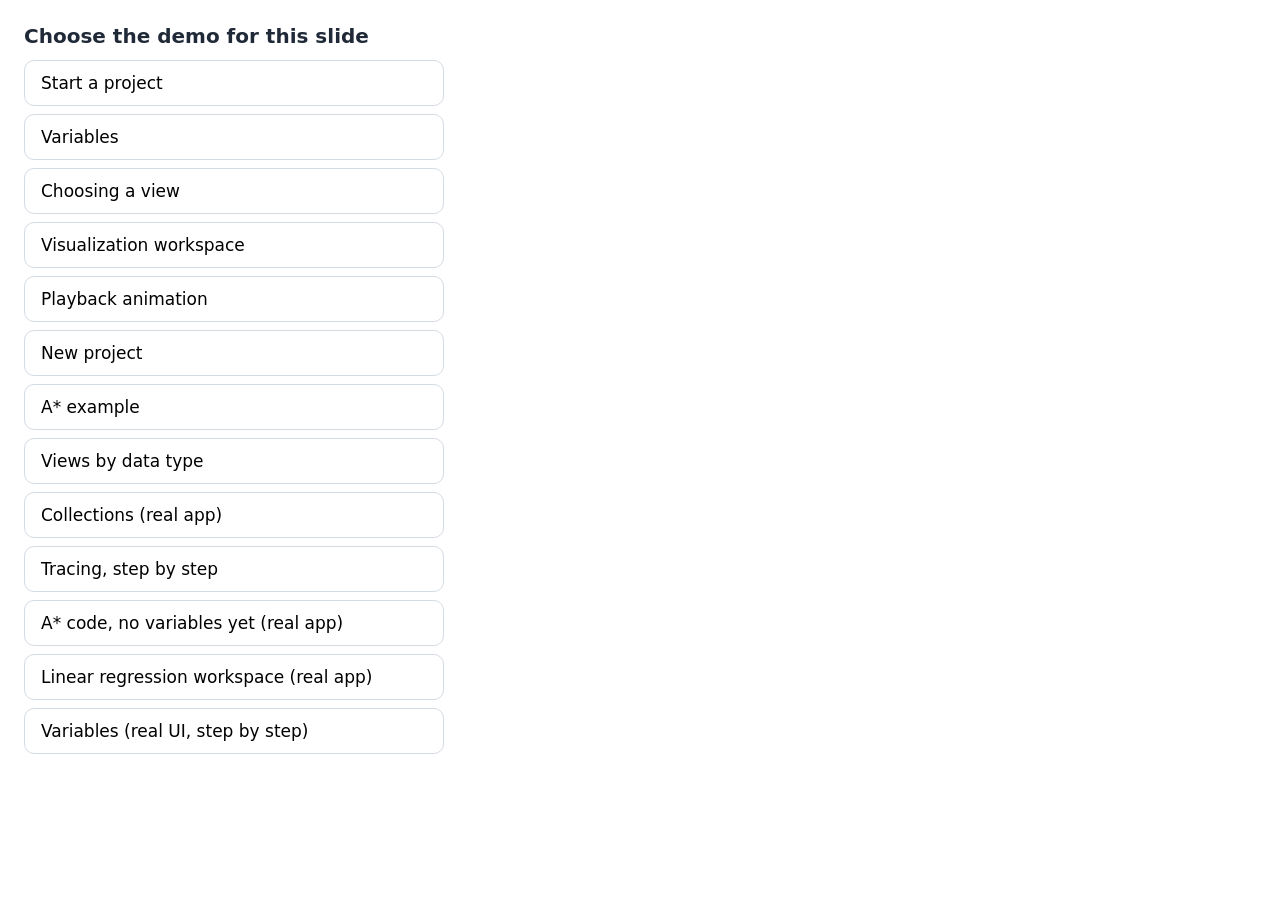
<file: addin.html>
<!doctype html>
<html><head><meta charset="utf-8"><meta name="viewport" content="width=device-width,initial-scale=1">
<title>CodeFlow Demo</title>
<script src="https://appsforoffice.microsoft.com/lib/1/hosted/office.js"></script>
<style>
 html,body{margin:0;height:100%;font-family:Calibri,"Segoe UI",system-ui,sans-serif;background:#fff;color:#1F2937}
 #pick{padding:24px} #pick h1{font-size:20px;margin:0 0 12px}
 #pick button{display:block;width:100%;max-width:420px;margin:8px 0;padding:12px 16px;font:inherit;font-size:17px;text-align:left;border:1px solid #D5DBE3;border-radius:10px;background:#fff;cursor:pointer}
 #pick button:hover{border-color:#1D4ED8;background:#EAF1FD}
 #wrap{position:fixed;inset:0;overflow:hidden}
 iframe{border:0;display:block;transform-origin:0 0;position:absolute;left:0;top:0}
 .mask{position:absolute;background:rgba(255,255,255,.72)}
 #chg{position:fixed;right:6px;bottom:6px;font:12px sans-serif;opacity:.25;border:1px solid #ccc;background:#fff;border-radius:6px;padding:2px 6px;cursor:pointer}
 #chg:hover{opacity:1}
</style></head>
<body>
<div id="pick" hidden><h1>Choose the demo for this slide</h1><div id="list"></div></div>
<div id="wrap" hidden><iframe id="f" allow="clipboard-write"></iframe><div id="masks"></div></div>
<button id="chg" hidden title="Change demo">change</button>
<script>
const DEMOS = {"start": ["Start a project", "https://yuchiii111.github.io/codeflow-slides-demos/demos/start.html", 1280], "variables": ["Variables", "https://yuchiii111.github.io/codeflow-slides-demos/demos/variables.html", 1280], "views": ["Choosing a view", "https://yuchiii111.github.io/codeflow-slides-demos/demos/views.html", 1280], "workspace": ["Visualization workspace", "https://yuchiii111.github.io/codeflow-slides-demos/demos/workspace.html", 1280], "playback": ["Playback animation", "https://yuchiii111.github.io/codeflow-slides-demos/demos/playback.html", 560], "new": ["New project", "https://codeflow.edfab.org/workspace", 2200], "astar": ["A* example", "https://codeflow.edfab.org/workspace?viz=[base64]%3D%3D", 1840], "types": ["Views by data type", "https://codeflow.edfab.org/workspace?viz=[base64]", 1840], "collections": ["Collections (real app)", "https://codeflow.edfab.org/collections", 1300], "trace": ["Tracing, step by step", "https://yuchiii111.github.io/codeflow-slides-demos/index.html?embed#trace", 1840], "novars": ["A* code, no variables yet (real app)", "https://codeflow.edfab.org/workspace?viz=[base64]%3D", 1840], "linreg": ["Linear regression workspace (real app)", "https://codeflow.edfab.org/workspace?viz=[base64]%3D%3D", 1840, {"mask": [[0, 0, 852, 4000]]}], "variables_real": ["Variables (real UI, step by step)", "https://yuchiii111.github.io/codeflow-slides-demos/demos/variables_real.html", 1600]};
let settings = null;
function show(key){
  const d = DEMOS[key]; if(!d){ pick(); return; }
  document.getElementById('pick').hidden = true;
  DESIGN_W = d[2] || 1840; MASKS = (d[3] && d[3].mask) || []; CROP = (d[3] && d[3].crop) || null; const f = document.getElementById('f'); document.getElementById('wrap').hidden = false; if (f.src !== d[1]) f.src = d[1]; fit();
  document.getElementById('chg').hidden = false;
}
function pick(){
  document.getElementById('wrap').hidden = true; document.getElementById('chg').hidden = true;
  const list = document.getElementById('list'); list.innerHTML = '';
  Object.entries(DEMOS).forEach(([k,[name]]) => { const b = document.createElement('button'); b.textContent = name; b.onclick = () => choose(k); list.append(b); });
  document.getElementById('pick').hidden = false;
}
function choose(k){
  if (settings) { settings.set('demo', k); settings.saveAsync(() => show(k)); } else { try { localStorage.setItem('cf-demo', k); } catch(e){} show(k); }
}
document.getElementById('chg').onclick = pick;
let DESIGN_W = 1500, MASKS = [], CROP = null;
function fit(){
  const f = document.getElementById('f'), W = window.innerWidth, H = window.innerHeight;
  if (CROP) { const [x0, y0] = CROP, k = W / (DESIGN_W - x0);
    f.style.width = DESIGN_W + 'px'; f.style.height = (H / k + y0) + 'px'; f.style.transform = 'translate(' + (-x0 * k) + 'px,' + (-y0 * k) + 'px) scale(' + k + ')';
    document.getElementById('masks').innerHTML = ''; return; }
  const k = W / DESIGN_W;
  f.style.width = (W / k) + 'px'; f.style.height = (H / k) + 'px'; f.style.transform = 'scale(' + k + ')';
  document.getElementById('masks').innerHTML = MASKS.map(([x, y, w, h]) => `<div class="mask" style="left:${x * k}px;top:${y * k}px;width:${w * k}px;height:${Math.min(h * k, H - y * k)}px"></div>`).join('');
}
window.addEventListener('resize', fit);
function start(){ const qd = new URLSearchParams(location.search).get('demo'); if (qd) { show(qd); return; } const k = settings ? settings.get('demo') : (()=>{ try { return localStorage.getItem('cf-demo'); } catch(e){ return null; } })(); k ? show(k) : pick(); }
if (window.Office) { Office.onReady(() => { try { settings = Office.context.document.settings; } catch(e) { settings = null; } start(); }); setTimeout(() => { if (!document.getElementById('pick').hidden || !document.getElementById('wrap').hidden) return; start(); }, 3000); }
else start();
</script></body></html>
</file>
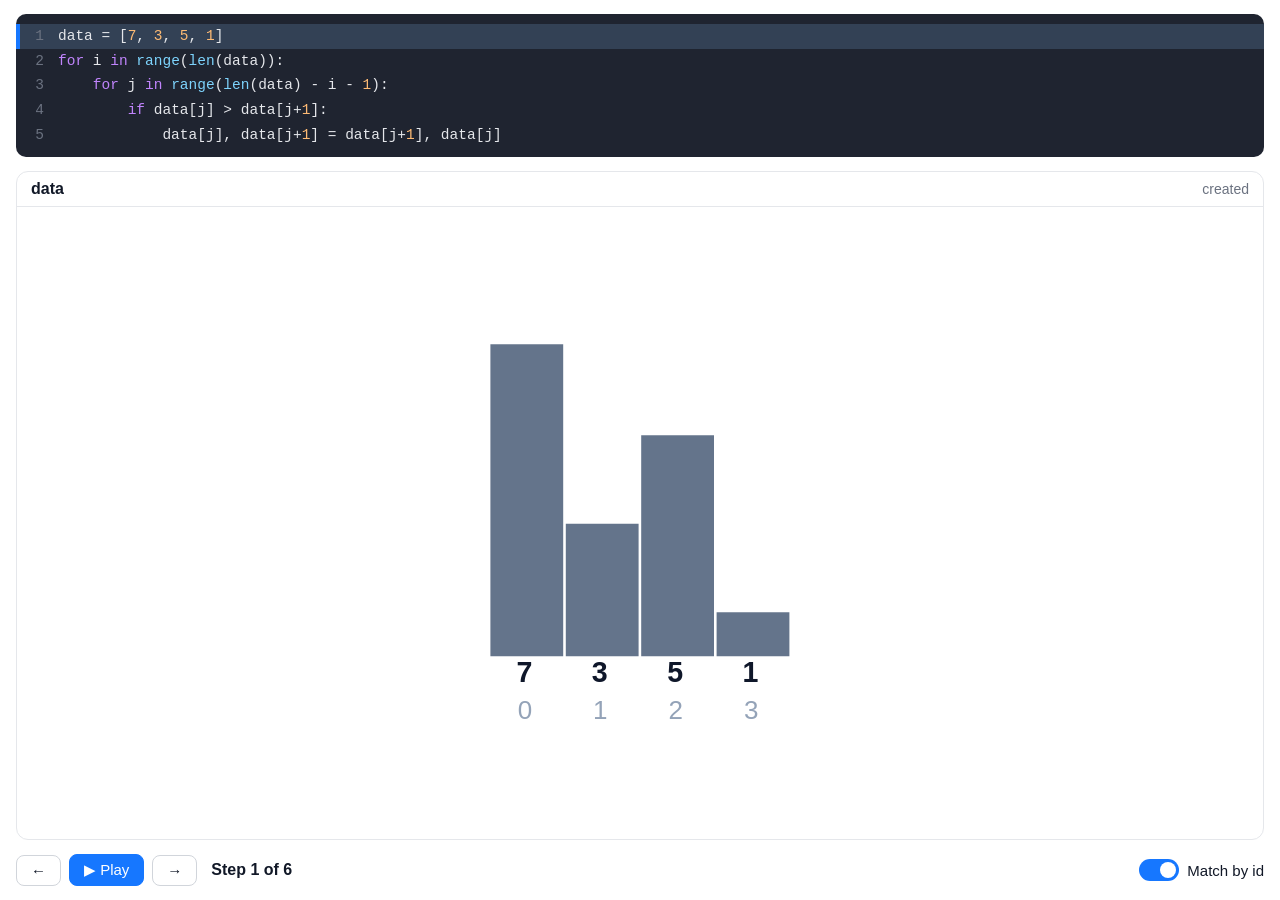
<file: demos/playback.html>
<!doctype html>
<html lang="en"><head><meta charset="utf-8"><meta name="viewport" content="width=device-width,initial-scale=1">
<title>Playback</title>
<link rel="stylesheet" href="cf.css">
<script src="views.js"></script>
<script src="data/playback.js"></script>
<style>
 body{background:#fff;display:flex;flex-direction:column;gap:14px;padding:14px 16px}
 .code{font-size:14.5px;line-height:1.7;flex:none}
 .stage{flex:1;position:relative;border:1px solid var(--line);border-radius:12px;min-height:0;display:flex;flex-direction:column}
 .stage .h{display:flex;justify-content:space-between;align-items:center;padding:8px 14px;border-bottom:1px solid var(--line);font-weight:600;font-size:16px}
 .stage .h span{font-weight:400;color:var(--muted);font-size:14px}
 .arr{position:relative;flex:1;display:flex;align-items:center;justify-content:center;min-height:0;padding:10px}
 .arr svg.flash{animation:flash .35s}
 .cell{position:absolute;top:50%;width:80px;height:80px;margin-top:-52px;border:2.5px solid #64748b;background:#fff;display:grid;place-items:center;font-size:32px;font-weight:500}
 .cell.cmp{border-color:var(--orange);background:#fff7e6;border-width:3.5px}
 .anim .cell{transition:left .55s cubic-bezier(.4,.1,.2,1),background .25s,border-color .25s}
 .flash{animation:flash .35s}
 @keyframes flash{0%{opacity:0}100%{opacity:1}}
 .idx{position:absolute;top:50%;margin-top:40px;width:80px;text-align:center;color:var(--red);font-size:18px}
 .ctl{display:flex;align-items:center;gap:8px;flex:none}
 .ctl .lab{font-weight:600;font-size:16px;margin:0 6px;min-width:96px}
 .ctl .sp{flex:1}
 .tg{display:flex;align-items:center;gap:8px;font-size:15px;cursor:pointer;user-select:none}
 .tg i{width:40px;height:22px;border-radius:12px;background:#d1d5db;position:relative;transition:.15s}
 .tg i::after{content:"";position:absolute;top:3px;left:3px;width:16px;height:16px;border-radius:50%;background:#fff;transition:.15s}
 .tg.on i{background:var(--blue)} .tg.on i::after{left:21px}
</style></head>
<body>
<div class="code" id="code"></div>
<div class="stage"><div class="h">data <span id="what"></span></div><div class="arr anim" id="arr"></div></div>
<div class="ctl"><button class="btn" id="prev">←</button><button class="btn primary" id="play">▶ Play</button><button class="btn" id="next">→</button><span class="lab" id="lab"></span><span class="sp"></span><label class="tg on" id="tg"><i></i>Match by id</label></div>
<script>
const V = CFV, P = CFD.playback, $ = (id) => document.getElementById(id);
const CODE = P.code.trimEnd().split("\n").map((t) => t.replace("data[j + 1], data[j]", "data[j+1], data[j]").replace("data[j], data[j + 1] =", "data[j], data[j+1] =").replace("data[j] > data[j + 1]", "data[j] > data[j+1]"));
const ST = P.steps;
let k = 0, timer = null, anim = true, K = null;
const esc = (s) => s.replace(/</g, "&lt;");
const hl = (t) => esc(t).replace(/\b(for|in|if)\b/g, '<span class="kw">$1</span>').replace(/\b(range|len)\b/g, '<span class="fn">$1</span>').replace(/\b(\d+)\b/g, '<span class="num">$1</span>');
function place(svgStr){
  const el = $("arr");
  const old = {}; el.querySelectorAll("g[data-k]").forEach((g) => { const r = g.getBoundingClientRect(); old[g.dataset.k] = [r.left, r.top]; });
  el.innerHTML = V.uniq(svgStr, "pb-"); const sv = el.querySelector("svg"); const [w, h] = V.size(sv);
  if (!sv.getAttribute("viewBox")) sv.setAttribute("viewBox", `0 0 ${w} ${h}`);
  const cw = el.clientWidth, ch = el.clientHeight;
  if (cw < 60 || ch < 60) { requestAnimationFrame(() => render()); return; }
  K = Math.max(0.2, Math.min(2.6, (cw - 20) / w, (ch - 20) / h));
  sv.setAttribute("width", w * K); sv.setAttribute("height", h * K);
  if (!anim) { sv.classList.remove("flash"); void sv.getBoundingClientRect(); sv.classList.add("flash"); return; }
  sv.querySelectorAll("g[data-k]").forEach((g) => { const o = old[g.dataset.k]; if (!o) return; const r = g.getBoundingClientRect(); const dx = (o[0] - r.left) / K, dy = (o[1] - r.top) / K;
    if (Math.abs(dx) < 0.5 && Math.abs(dy) < 0.5) return; g.style.transition = "none"; g.style.transform = `translate(${dx}px, ${dy}px)`;
    requestAnimationFrame(() => requestAnimationFrame(() => { g.style.transition = "transform .6s cubic-bezier(.4,.1,.2,1)"; g.style.transform = "translate(0px, 0px)"; })); });
}
function render(){
  const s = ST[k];
  $("code").innerHTML = CODE.map((t, i) => `<div class="ln${i + 1 === s.line ? " hl" : ""}"><span class="n">${i + 1}</span><span>${hl(t)}</span></div>`).join("");
  place(s.svg);
  $("lab").textContent = `Step ${k + 1} of ${ST.length}`; $("what").textContent = k === 0 ? "created" : "swap";
}
function go(n){ const nk = Math.max(0, Math.min(ST.length - 1, n)); if (nk === k && n !== 0) return; k = nk; render(); }
$("prev").onclick = () => go(k - 1); $("next").onclick = () => go(k + 1);
$("play").onclick = () => { if (timer) { clearInterval(timer); timer = null; $("play").textContent = "▶ Play"; return; } if (k >= ST.length - 1) { k = 0; render(); }
  $("play").textContent = "❚❚ Pause"; timer = setInterval(() => { if (k >= ST.length - 1) { $("play").click(); return; } go(k + 1); }, 1100); };
$("tg").onclick = () => { anim = !anim; $("tg").classList.toggle("on", anim); };
addEventListener("keydown", (e) => { if (e.key === "ArrowRight") go(k + 1); if (e.key === "ArrowLeft") go(k - 1); });
addEventListener("resize", () => render());
if (window.ResizeObserver) new ResizeObserver(() => render()).observe(document.getElementById("arr"));
setTimeout(render, 400); setTimeout(render, 1500);
render();
</script>
</body></html>
</file>
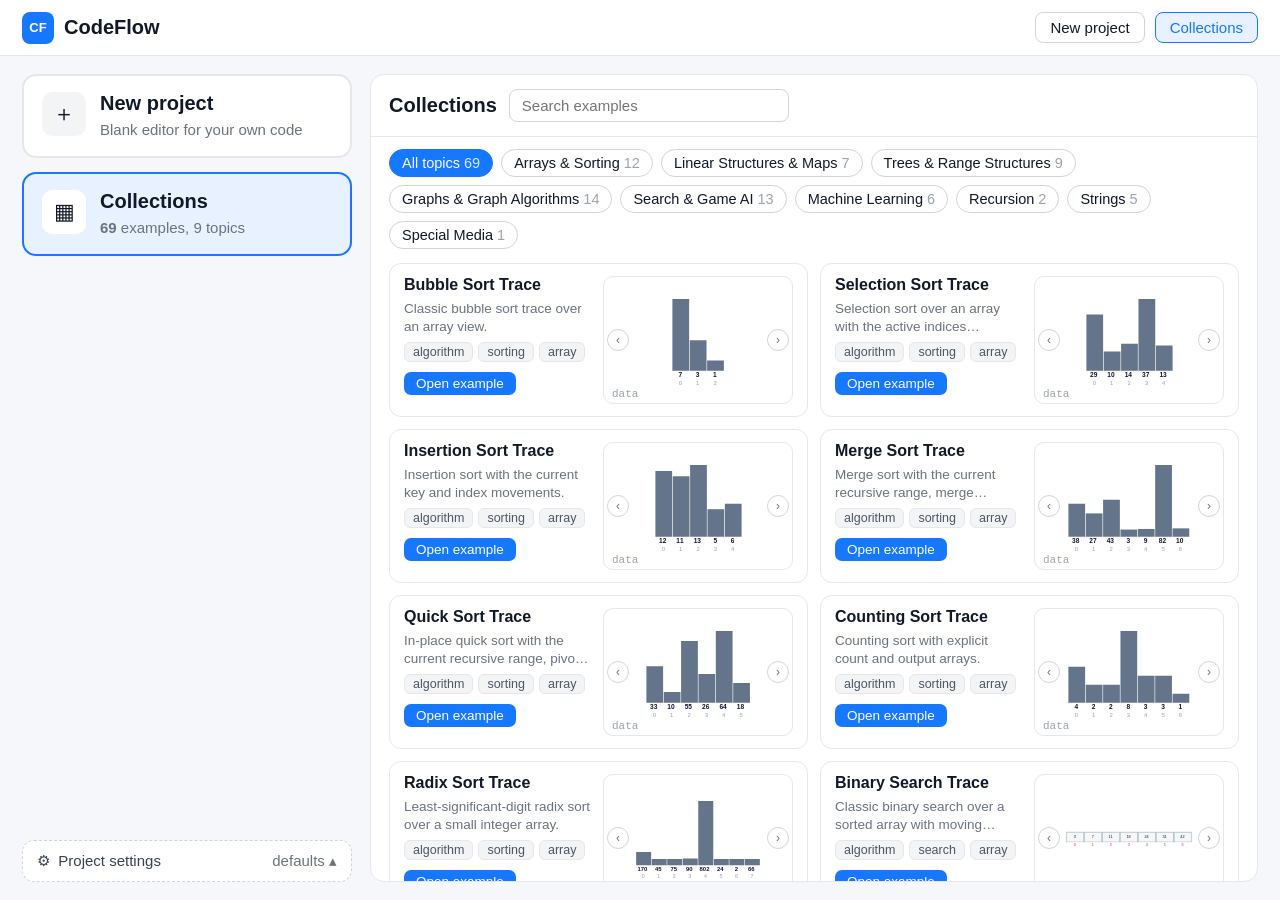
<file: demos/start.html>
<!doctype html>
<html lang="en"><head><meta charset="utf-8"><meta name="viewport" content="width=device-width,initial-scale=1">
<title>Start a Project</title>
<link rel="stylesheet" href="cf.css">
<script src="views.js"></script>
<script src="data/previews.js"></script>
<style>
 body{background:var(--page);display:flex;flex-direction:column}
 .bar{height:56px;flex:none;display:flex;align-items:center;justify-content:space-between;padding:0 22px;background:#fff;border-bottom:1px solid var(--line)}
 .logo{display:flex;align-items:center;gap:10px;font-weight:700;font-size:20px}
 .logo i{width:32px;height:32px;border-radius:8px;background:var(--blue);color:#fff;font-style:normal;font-size:13px;display:grid;place-items:center}
 .bar .right{display:flex;gap:10px}
 main{flex:1;display:grid;grid-template-columns:330px 1fr;gap:18px;padding:18px 22px;min-height:0}
 .entries{display:flex;flex-direction:column;gap:14px;min-height:0}
 .entry{all:unset;box-sizing:border-box;cursor:pointer;background:#fff;border:2px solid var(--line);border-radius:14px;padding:16px 18px;display:flex;gap:14px;align-items:flex-start;transition:all .15s}
 .entry:hover{border-color:var(--blue-line)}
 .entry.on{border-color:var(--blue);background:var(--blue-soft)}
 .entry .ic{width:44px;height:44px;border-radius:10px;background:#f3f4f6;display:grid;place-items:center;flex:none;font-size:22px}
 .entry.on .ic{background:#fff}
 .entry h3{margin:0 0 4px;font-size:20px}
 .entry p{margin:0;color:var(--muted);font-size:15px;line-height:1.4}
 .settings{position:relative;margin-top:auto}
 .settings > button{width:100%;text-align:left;background:#fff;border:1px dashed var(--line2);border-radius:12px;padding:11px 14px;font-size:15px;color:#374151;display:flex;justify-content:space-between;align-items:center}
 .settings > button:hover{border-color:var(--blue);color:var(--blue)}
 .pop{position:absolute;left:0;bottom:calc(100% + 8px);width:420px;background:#fff;border:1px solid var(--line);border-radius:14px;box-shadow:0 12px 32px rgba(15,23,42,.16);padding:14px 18px;display:none;z-index:5}
 .pop.on{display:block}
 .pop h4{margin:0 0 8px;font-size:17px}
 .pop .row{display:flex;justify-content:space-between;align-items:center;padding:7px 0;border-bottom:1px solid #f1f2f4;font-size:15px}
 .pop .row:last-of-type{border-bottom:0}
 .pop .row b{font-family:var(--mono);font-weight:500;font-size:14px;background:#f3f4f6;border-radius:6px;padding:2px 8px}
 .pop .note{margin-top:8px;font-size:14px;color:var(--green)}
 .right-pane{min-height:0;display:flex;flex-direction:column}
 .lib{flex:1;display:flex;flex-direction:column;min-height:0}
 .lib-h{display:flex;align-items:center;gap:12px;padding:14px 18px;border-bottom:1px solid var(--line)}
 .lib-h h2{margin:0;font-size:20px;flex:none}
 .search{flex:1;max-width:280px;border:1px solid var(--line2);border-radius:8px;padding:7px 12px;font:inherit;font-size:15px}
 .topics{display:flex;flex-wrap:wrap;gap:8px;padding:12px 18px 4px}
 .topics button{border:1px solid var(--line2);background:#fff;border-radius:999px;padding:5px 12px;font-size:14.5px}
 .topics button span{color:var(--faint);margin-left:4px}
 .topics button.on{background:var(--blue);border-color:var(--blue);color:#fff}
 .topics button.on span{color:#dbeafe}
 .grid{flex:1;overflow-y:auto;padding:10px 18px 18px;display:grid;grid-template-columns:repeat(2,1fr);gap:12px;align-content:start}
 .ex{border:1px solid var(--line);border-radius:12px;padding:12px 14px;display:flex;gap:12px;background:#fff;transition:all .15s;cursor:pointer}
 .ex .tx{flex:1;display:flex;flex-direction:column;gap:6px;min-width:0}
 .ex .ob{align-self:flex-start;margin-top:4px;background:var(--blue);color:#fff;border:0;border-radius:7px;padding:4px 12px;font-size:13.5px}
 .pv{width:190px;height:128px;flex:none;border:1px solid var(--line);border-radius:10px;position:relative;display:flex;align-items:center;justify-content:center;overflow:hidden;background:#fff}
 .pv .b{position:absolute;inset:6px 22px;display:flex;align-items:center;justify-content:center}
 .pv .ar{position:absolute;top:50%;margin-top:-11px;width:22px;height:22px;border-radius:50%;border:1px solid var(--line2);background:#fff;font-size:12px;line-height:20px;text-align:center;color:#6b7280;padding:0}
 .pv .ar.l{left:3px} .pv .ar.r{right:3px}
 .pv .vn{position:absolute;left:8px;bottom:3px;font-family:var(--mono);font-size:11px;color:var(--faint)}
 .ex:hover{border-color:var(--blue-line);box-shadow:0 4px 14px rgba(22,119,255,.08)}
 .ex.sel{border-color:var(--blue);background:var(--blue-soft)}
 .ex h5{margin:0;font-size:16px}
 .ex p{margin:0;font-size:13.5px;color:var(--muted);line-height:1.35;display:-webkit-box;-webkit-line-clamp:2;-webkit-box-orient:vertical;overflow:hidden;min-height:36px}
 .ex .tags{display:flex;gap:5px;flex-wrap:wrap}
 .grid::-webkit-scrollbar{width:10px}.grid::-webkit-scrollbar-thumb{background:#d1d5db;border-radius:6px}
 .toast{position:absolute;right:30px;bottom:26px;background:#111827;color:#fff;border-radius:10px;padding:10px 16px;font-size:15px;opacity:0;transform:translateY(8px);transition:all .25s;pointer-events:none}
 .toast.on{opacity:1;transform:none}
 .blank{flex:1;display:grid;grid-template-columns:1fr 1fr;gap:14px;padding:16px;min-height:0}
 .blank .code{height:100%}
 .empty{display:flex;flex-direction:column;align-items:center;justify-content:center;color:var(--faint);gap:8px;font-size:16px;border:1px dashed var(--line2);border-radius:12px}
 .hidden{display:none!important}
</style></head>
<body>
<div class="bar">
  <div class="logo"><i>CF</i>CodeFlow</div>
  <div class="right"><button class="btn" id="bNew">New project</button><button class="btn on" id="bCol">Collections</button></div>
</div>
<main>
  <div class="entries">
    <button class="entry" id="eNew"><div class="ic">＋</div><div><h3>New project</h3><p>Blank editor for your own code</p></div></button>
    <button class="entry on" id="eCol"><div class="ic">▦</div><div><h3>Collections</h3><p><b id="nEx">69</b> examples, 9 topics</p></div></button>
    <div class="settings">
      <div class="pop" id="pop">
        <h4>Project settings</h4>
        <div class="row">Step limit<b>128</b></div>
        <div class="row">Structure expansion depth<b>3</b></div>
        <div class="row">Max visible items per variable<b>50</b></div>
        <div class="row">Default view per data type<b>list → array cells</b></div>
        <div class="row">Custom converters · packages<b>optional</b></div>
        <div class="note">✓ Defaults work for most code</div>
      </div>
      <button id="bSet"><span>⚙&nbsp; Project settings</span><span class="muted">defaults ▴</span></button>
    </div>
  </div>
  <div class="card right-pane">
    <div class="lib" id="lib">
      <div class="lib-h"><h2>Collections</h2><input class="search" id="q" placeholder="Search examples"></div>
      <div class="topics" id="topics"></div>
      <div class="grid" id="grid"></div>
    </div>
    <div class="lib hidden" id="blankPane">
      <div class="lib-h"><h2>Untitled project</h2><span class="muted">empty, write or paste code</span></div>
      <div class="blank">
        <div class="code" style="padding:12px 0"><div class="ln"><span class="n">1</span><span class="cm">|</span></div></div>
        <div class="empty"><div style="font-size:34px">◫</div>Add variables, then press Play</div>
      </div>
    </div>
    <div class="toast" id="toast"></div>
  </div>
</main>
<script>
const EX = [{"t": "Bubble Sort Trace", "d": "Classic bubble sort trace over an array view.", "tags": ["algorithm", "sorting", "array"], "topic": "Arrays & Sorting"}, {"t": "Selection Sort Trace", "d": "Selection sort over an array with the active indices exposed.", "tags": ["algorithm", "sorting", "array"], "topic": "Arrays & Sorting"}, {"t": "Insertion Sort Trace", "d": "Insertion sort with the current key and index movements.", "tags": ["algorithm", "sorting", "array"], "topic": "Arrays & Sorting"}, {"t": "Merge Sort Trace", "d": "Merge sort with the current recursive range, merge snapshots, and call stack exposed.", "tags": ["algorithm", "sorting", "array"], "topic": "Arrays & Sorting"}, {"t": "Quick Sort Trace", "d": "In-place quick sort with the current recursive range, pivot, and call stack exposed.", "tags": ["algorithm", "sorting", "array"], "topic": "Arrays & Sorting"}, {"t": "Counting Sort Trace", "d": "Counting sort with explicit count and output arrays.", "tags": ["algorithm", "sorting", "array"], "topic": "Arrays & Sorting"}, {"t": "Radix Sort Trace", "d": "Least-significant-digit radix sort over a small integer array.", "tags": ["algorithm", "sorting", "array"], "topic": "Arrays & Sorting"}, {"t": "Binary Search Trace", "d": "Classic binary search over a sorted array with moving bounds.", "tags": ["algorithm", "search", "array"], "topic": "Search & Game AI"}, {"t": "Array Operations Trace", "d": "Basic array insert, update, delete, and search-style operations.", "tags": ["array", "data structure"], "topic": "Arrays & Sorting"}, {"t": "Array Cells", "d": "Array view with simple indexed updates.", "tags": ["array", "data structure", "intro"], "topic": "Arrays & Sorting"}, {"t": "Bar", "d": "Bar view for numeric sequences.", "tags": ["array", "bar", "intro"], "topic": "Arrays & Sorting"}, {"t": "Line", "d": "Line view for numeric sequences.", "tags": ["array", "line", "intro"], "topic": "Arrays & Sorting"}, {"t": "Matrix", "d": "Matrix view with aligned cells.", "tags": ["matrix", "array", "intro"], "topic": "Arrays & Sorting"}, {"t": "Linked List", "d": "Linked list view with insert/delete example.", "tags": ["linked list", "linear structure", "data structure"], "topic": "Linear Structures & Maps"}, {"t": "Hash Table", "d": "Hash table view with bucket chains.", "tags": ["hash table", "map", "data structure"], "topic": "Linear Structures & Maps"}, {"t": "Linear Probing Hash Table", "d": "Open-addressing insertion trace with a compact probe log.", "tags": ["hash table", "map", "array"], "topic": "Linear Structures & Maps"}, {"t": "Quadratic Probing Hash Table", "d": "Open-addressing insertion with a quadratic probe sequence.", "tags": ["hash table", "map", "array"], "topic": "Linear Structures & Maps"}, {"t": "Table", "d": "Table view for dict values.", "tags": ["table", "dict", "map"], "topic": "Linear Structures & Maps"}, {"t": "Breadth-First Search (BFS)", "d": "Breadth-first tree search with an adjacency graph, an expanding search tree, and a FIFO frontier.", "tags": ["algorithm", "graph", "queue"], "topic": "Graphs & Graph Algorithms"}, {"t": "Nested Dict / List", "d": "Deeply nested payload to exercise recursive outer-node rendering.", "tags": ["nested", "dict", "list"], "topic": "Linear Structures & Maps"}, {"t": "Heap Dual", "d": "Dual heap view with array + tree.", "tags": ["heap"], "topic": "Trees & Range Structures"}, {"t": "Heap Insert Trace", "d": "Shows a max-heap growing as new values bubble upward, with the active node and parent exposed.", "tags": ["heap", "tree", "data structure"], "topic": "Trees & Range Structures"}, {"t": "Heap Extract Trace", "d": "Shows repeated max extraction from a binary heap.", "tags": ["heap", "tree", "data structure"], "topic": "Trees & Range Structures"}, {"t": "Tree", "d": "Tree view using nested children.", "tags": ["tree", "data structure", "intro"], "topic": "Trees & Range Structures"}, {"t": "Bitmask Builder", "d": "Builds a bitmask step by step and records the selected positions.", "tags": ["algorithm", "bitmask", "table"], "topic": "Linear Structures & Maps"}, {"t": "BST Insert Trace", "d": "Builds a binary search tree through real insert operations.", "tags": ["tree", "bst", "data structure"], "topic": "Trees & Range Structures"}, {"t": "BST Search Trace", "d": "Walks a binary search tree while recording the visited path.", "tags": ["tree", "bst", "search"], "topic": "Search & Game AI"}, {"t": "BST Delete Trace", "d": "Deletes a BST node with two children and keeps a focus trace.", "tags": ["tree", "bst", "delete"], "topic": "Trees & Range Structures"}, {"t": "AVL Rotation Trace", "d": "Shows AVL balancing through real insertions and rotations.", "tags": ["tree", "avl", "rotation"], "topic": "Trees & Range Structures"}, {"t": "Union-Find Trace", "d": "Shows parent and rank updates across real union operations.", "tags": ["union-find", "graph", "data structure"], "topic": "Graphs & Graph Algorithms"}, {"t": "Fenwick Tree Trace", "d": "Builds a Fenwick tree and records a few prefix sums.", "tags": ["fenwick", "range query", "tree"], "topic": "Trees & Range Structures"}, {"t": "Segment Tree Trace", "d": "Builds a segment tree and then applies point updates.", "tags": ["segment tree", "range query", "tree"], "topic": "Trees & Range Structures"}, {"t": "Graph", "d": "Graph view built incrementally from node and edge updates.", "tags": ["graph", "data structure", "intro"], "topic": "Graphs & Graph Algorithms"}, {"t": "Nested Graph Mapping", "d": "Graph mapping with nested node payloads added over a real build sequence.", "tags": ["graph", "nested", "data structure"], "topic": "Graphs & Graph Algorithms"}, {"t": "Recursion Call Log", "d": "Simple recursive Fibonacci with an explicit call/return log.", "tags": ["recursion", "call trace", "algorithm"], "topic": "Recursion"}, {"t": "Coin Change DP", "d": "Bottom-up dynamic programming trace for the minimum coin-change problem.", "tags": ["recursion", "dynamic programming", "algorithm"], "topic": "Recursion"}, {"t": "Depth-First Search (DFS)", "d": "Depth-first search with a Graph problem, an expanding Tree, and a LIFO frontier.", "tags": ["graph", "dfs", "stack"], "topic": "Graphs & Graph Algorithms"}, {"t": "Topological Sort Trace", "d": "Tracks in-degrees, queue state, and output order for a DAG.", "tags": ["graph", "traversal", "algorithm"], "topic": "Graphs & Graph Algorithms"}, {"t": "Connected Components Trace", "d": "Builds connected components while tracking the visited set.", "tags": ["graph", "traversal", "algorithm"], "topic": "Graphs & Graph Algorithms"}, {"t": "A* Search", "d": "A* graph search on the lecture's Romania problem graph, ordered by f(n) = g(n) + h(n).", "tags": ["search", "heuristic", "graph"], "topic": "Search & Game AI"}, {"t": "Uniform-Cost Search", "d": "Uniform-cost tree search on the lecture's Romania problem graph, with a priority-queue frontier ordered by path cost g(n).", "tags": ["search", "uniform cost", "graph"], "topic": "Search & Game AI"}, {"t": "Greedy Best-First Search", "d": "Greedy best-first tree search on the lecture's Romania problem graph, ordered by h(n) only.", "tags": ["search", "greedy", "heuristic"], "topic": "Search & Game AI"}, {"t": "Depth-Limited Search (DLS)", "d": "Depth-limited tree search on the lecture's Romania problem graph, with depth limit l = 2.", "tags": ["search", "depth-limited", "dfs"], "topic": "Search & Game AI"}, {"t": "Iterative Deepening Search (IDS)", "d": "Iterative deepening tree search on the lecture's Romania problem graph, trying depth limits 0, 1, and 2.", "tags": ["search", "iterative deepening", "dfs"], "topic": "Search & Game AI"}, {"t": "Hill Climbing Algorithm", "d": "Steepest-ascent hill climbing for 4-Queens: retain a growing tree while showing the three strongest moves from each expanded state.", "tags": ["local search", "hill climbing", "algorithm"], "topic": "Search & Game AI"}, {"t": "Bidirectional Search", "d": "Bidirectional search with two frontiers over a problem graph and a merged search tree.", "tags": ["search", "bidirectional", "graph"], "topic": "Search & Game AI"}, {"t": "Beam Search", "d": "Beam search with a problem graph, an evolving search tree, and a frontier capped by beam width.", "tags": ["search", "beam search", "heuristic"], "topic": "Search & Game AI"}, {"t": "Simulated Annealing", "d": "Probabilistic local search that accepts worse successors with probability exp(delta / temperature) while cooling.", "tags": ["local search", "simulated annealing", "heuristic"], "topic": "Search & Game AI"}, {"t": "Minimax", "d": "Minimax on a near-terminal Tic-Tac-Toe position: X maximizes and O minimizes utility discovered at terminal boards.", "tags": ["adversarial", "minimax", "tree"], "topic": "Search & Game AI"}, {"t": "Alpha-Beta Pruning", "d": "Minimax with alpha-beta pruning, including cut-off events in the trace.", "tags": ["adversarial", "alpha-beta", "minimax"], "topic": "Search & Game AI"}, {"t": "Kruskal MST", "d": "Minimum spanning tree growth over a small undirected graph.", "tags": ["graph", "mst", "kruskal"], "topic": "Graphs & Graph Algorithms"}, {"t": "Prim MST", "d": "Minimum spanning tree growth from a start node using the best frontier edge.", "tags": ["graph", "mst", "prim"], "topic": "Graphs & Graph Algorithms"}, {"t": "Dijkstra Distances", "d": "Single-source shortest paths with distance-table updates.", "tags": ["graph", "shortest path", "dijkstra"], "topic": "Graphs & Graph Algorithms"}, {"t": "Unweighted Shortest Path", "d": "Breadth-first shortest-path distances and parent reconstruction on an unweighted graph.", "tags": ["graph", "shortest path", "traversal"], "topic": "Graphs & Graph Algorithms"}, {"t": "Bellman-Ford Relaxation", "d": "Shortest-path relaxation rounds over a weighted directed graph.", "tags": ["graph", "shortest path", "bellman-ford"], "topic": "Graphs & Graph Algorithms"}, {"t": "Negative Cycle Detection", "d": "Bellman-Ford style relaxation that exposes a final negative-cycle check.", "tags": ["graph", "shortest path", "bellman-ford"], "topic": "Graphs & Graph Algorithms"}, {"t": "Floyd Cycle Pointers", "d": "Tortoise and hare pointer movement through a linked cycle.", "tags": ["cycle", "pointer", "algorithm"], "topic": "Graphs & Graph Algorithms"}, {"t": "Suffix Array Basics", "d": "Builds and sorts suffixes for a compact string example.", "tags": ["string", "suffix array", "algorithm"], "topic": "Strings"}, {"t": "Suffix Array LCP", "d": "Computes adjacent longest-common-prefix values after suffix-array ordering.", "tags": ["string", "suffix array", "algorithm"], "topic": "Strings"}, {"t": "KMP Prefix Table", "d": "Builds the prefix-function table used by Knuth-Morris-Pratt string matching.", "tags": ["string", "algorithm"], "topic": "Strings"}, {"t": "LCS DP Table", "d": "Builds the dynamic-programming table for longest common subsequence.", "tags": ["string", "dynamic programming", "algorithm"], "topic": "Strings"}, {"t": "Trie Insert Search", "d": "Trie growth and a simple search path summary for inserted words.", "tags": ["string", "tree", "algorithm"], "topic": "Strings"}, {"t": "Decision Tree Learning", "d": "Decision tree learning on the lecture's hiring dataset, choosing splits by information gain.", "tags": ["machine learning", "decision tree", "algorithm"], "topic": "Machine Learning"}, {"t": "Decision Tree Pruning: Max Depth Limit", "d": "Applies a max-depth constraint and stops deeper splits once the limit is reached.", "tags": ["machine learning", "decision tree", "pruning"], "topic": "Machine Learning"}, {"t": "Decision Tree Pruning: Min Samples per Leaf", "d": "Blocks leaves that would end up below a minimum sample threshold.", "tags": ["machine learning", "decision tree", "pruning"], "topic": "Machine Learning"}, {"t": "Linear Regression", "d": "Fits a line to fixed training points with gradient descent.", "tags": ["machine learning", "linear regression", "regression"], "topic": "Machine Learning"}, {"t": "Binary Logistic Regression: Engine Failure", "d": "Lecture 6's Engine Failure data, fitted with a sigmoid and binary cross-entropy gradient descent.", "tags": ["machine learning", "logistic regression", "binary classification"], "topic": "Machine Learning"}, {"t": "Logistic Regression: Animal Prediction", "d": "Learns one logistic decision boundary that separates rabbits from the cat and dog examples.", "tags": ["machine learning", "logistic regression", "binary classification"], "topic": "Machine Learning"}, {"t": "Image", "d": "Image view requires a browser-accessible asset path; this example is a placeholder.", "tags": ["image", "asset required", "special"], "topic": "Special Media"}];
const TOPICS = ["All topics","Arrays & Sorting","Linear Structures & Maps","Trees & Range Structures","Graphs & Graph Algorithms","Search & Game AI","Machine Learning","Recursion","Strings","Special Media"];
let topic = "All topics", q = "";
const $ = (id) => document.getElementById(id);
$("nEx").textContent = EX.length;
function renderTopics(){
  $("topics").innerHTML = "";
  TOPICS.forEach((t) => { const n = t === "All topics" ? EX.length : EX.filter((e) => e.topic === t).length; if (!n) return;
    const b = document.createElement("button"); b.className = t === topic ? "on" : ""; b.innerHTML = `${t}<span>${n}</span>`; b.onclick = () => { topic = t; renderTopics(); renderGrid(); }; $("topics").append(b); });
}
function renderGrid(){
  const list = EX.filter((e) => (topic === "All topics" || e.topic === topic) && (!q || (e.t + " " + e.d + " " + e.tags.join(" ")).toLowerCase().includes(q)));
  $("grid").innerHTML = ""; $("grid").scrollTop = 0;
  list.forEach((e) => { const d = document.createElement("div"); d.className = "ex";
    const pv = (CFD.previews[e.t] || []);
    d.innerHTML = `<div class="tx"><h5>${e.t}</h5><p>${e.d}</p><div class="tags">${e.tags.map((t) => `<span class="tag">${t}</span>`).join("")}</div><button class="ob">Open example</button></div><div class="pv"><div class="b"></div>${pv.length > 1 ? '<button class="ar l">‹</button><button class="ar r">›</button>' : ""}<span class="vn"></span></div>`;
    let pi = 0; const show = () => { if (!pv.length) return; V2fit(d.querySelector(".pv .b"), pv[pi].svg); d.querySelector(".vn").textContent = pv[pi].v; };
    if (pv.length > 1) { d.querySelector(".ar.l").onclick = (ev) => { ev.stopPropagation(); pi = (pi + pv.length - 1) % pv.length; show(); }; d.querySelector(".ar.r").onclick = (ev) => { ev.stopPropagation(); pi = (pi + 1) % pv.length; show(); }; }
    requestAnimationFrame(show);
    d.onclick = () => { document.querySelectorAll(".ex.sel").forEach((x) => x.classList.remove("sel")); d.classList.add("sel"); toast(`“${e.t}” opens with code, variables and views already set`); };
    $("grid").append(d); });
}
function V2fit(el, svg){ CFV.fit(el, svg, 1.2); }
let tt; function toast(t){ $("toast").textContent = t; $("toast").classList.add("on"); clearTimeout(tt); tt = setTimeout(() => $("toast").classList.remove("on"), 2600); }
function mode(m){
  $("eNew").classList.toggle("on", m === "new"); $("eCol").classList.toggle("on", m === "col");
  $("bNew").classList.toggle("on", m === "new"); $("bCol").classList.toggle("on", m === "col");
  $("lib").classList.toggle("hidden", m !== "col"); $("blankPane").classList.toggle("hidden", m !== "new");
}
$("eNew").onclick = $("bNew").onclick = () => mode("new");
$("eCol").onclick = $("bCol").onclick = () => mode("col");
$("bSet").onclick = (ev) => { ev.stopPropagation(); $("pop").classList.toggle("on"); };
document.addEventListener("click", (ev) => { if (!$("pop").contains(ev.target)) $("pop").classList.remove("on"); });
$("q").oninput = (ev) => { q = ev.target.value.trim().toLowerCase(); renderGrid(); };
renderTopics(); renderGrid();
</script>
</body></html>
</file>
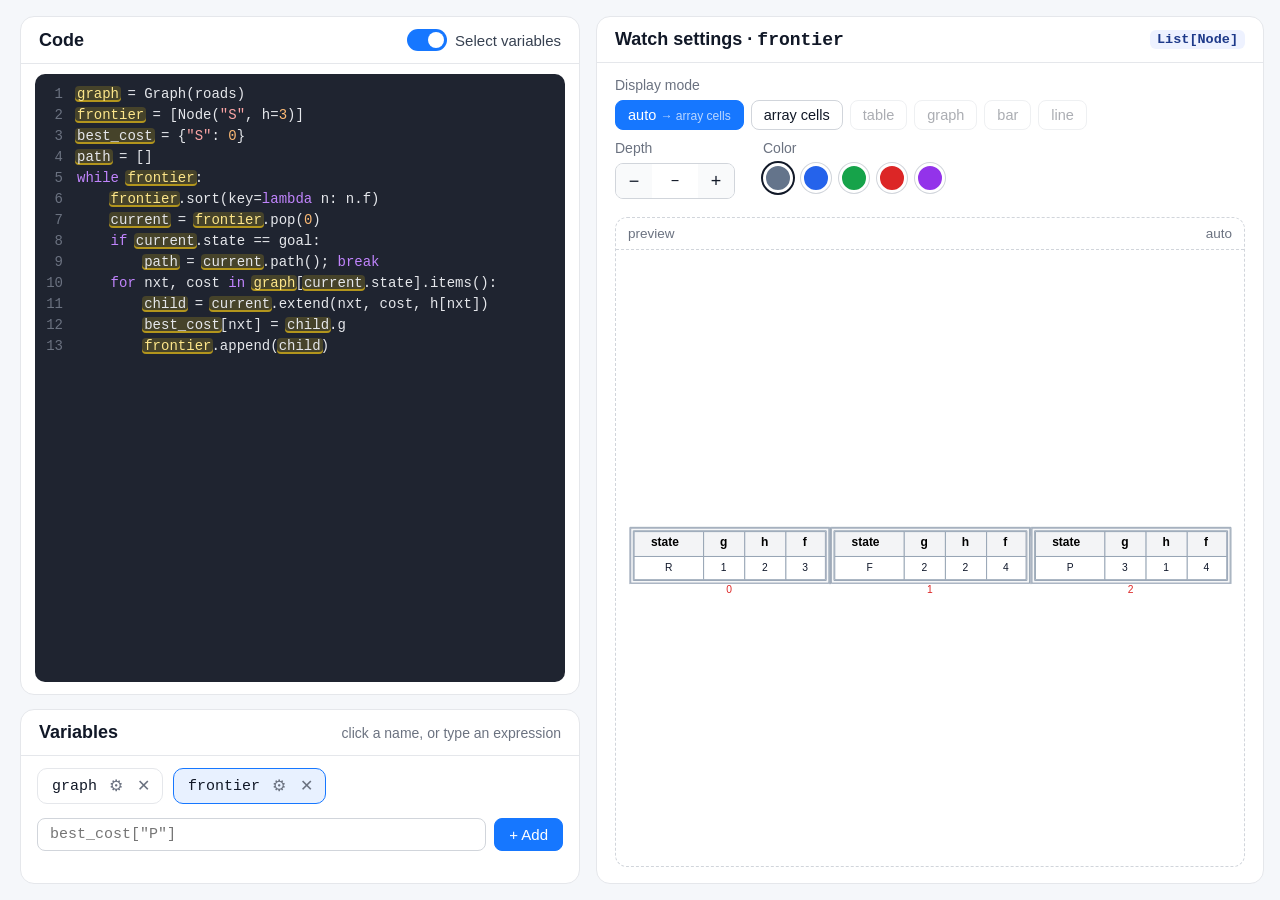
<file: demos/variables.html>
<!doctype html>
<html lang="en"><head><meta charset="utf-8"><meta name="viewport" content="width=device-width,initial-scale=1">
<title>Variables</title>
<link rel="stylesheet" href="cf.css">
<script src="views.js"></script>
<script src="data/variables.js"></script>
<style>
 body{background:var(--page);display:grid;grid-template-columns:560px 1fr;gap:16px;padding:16px 20px}
 .left{display:flex;flex-direction:column;gap:14px;min-height:0}
 .codecard{flex:1;display:flex;flex-direction:column;min-height:0}
 .codecard .code{margin:10px 14px 12px;flex:1;font-size:14px;line-height:1.5}
 .id{border-radius:4px;padding:0 2px;margin:0 -2px;transition:background .12s}
 body.sel .id{cursor:pointer;background:rgba(250,204,21,.18);box-shadow:inset 0 -2px 0 rgba(250,204,21,.6)}
 body.sel .id:hover{background:rgba(250,204,21,.75);color:#111}
 .id.w{color:#fde68a}
 .switch{display:flex;align-items:center;gap:8px;font-size:15px;font-weight:500;color:#374151;cursor:pointer;user-select:none}
 .switch i{width:40px;height:22px;border-radius:12px;background:#d1d5db;position:relative;transition:.15s}
 .switch i::after{content:"";position:absolute;top:3px;left:3px;width:16px;height:16px;border-radius:50%;background:#fff;transition:.15s}
 body.sel .switch i{background:var(--blue)} body.sel .switch i::after{left:21px}
 .vars{flex:none}
 .chips{display:flex;flex-wrap:wrap;gap:10px;padding:12px 16px 14px;min-height:62px}
 .chip{display:flex;align-items:center;gap:10px;border:1.5px solid var(--line);border-radius:10px;padding:7px 10px 7px 14px;font-family:var(--mono);font-size:15px;background:#fff;transition:all .2s}
 .chip.on{border-color:var(--blue);background:var(--blue-soft)}
 .chip.new{animation:pop .5s}
 @keyframes pop{0%{transform:scale(.6);opacity:0}70%{transform:scale(1.06)}100%{transform:none;opacity:1}}
 .chip button{border:0;background:none;padding:0 2px;font-size:16px;color:#6b7280}
 .chip button:hover{color:var(--blue)} .chip .x:hover{color:var(--red)}
 .addrow{display:flex;gap:8px;padding:0 16px 14px}
 .addrow input{flex:1;font-family:var(--mono);font-size:15px;border:1px solid var(--line2);border-radius:8px;padding:7px 12px}
 .hint{padding:0 16px 10px;font-size:14px;color:var(--muted);min-height:18px}
 .hint b{color:var(--green);font-weight:600}
 .drawer{display:flex;flex-direction:column;min-height:0}
 .drawer .body{flex:1;display:flex;flex-direction:column;gap:12px;padding:14px 18px 16px;min-height:0}
 .settings{display:flex;flex-wrap:wrap;column-gap:28px;row-gap:4px}
 .settings .f{margin-bottom:6px}
 .f{margin-bottom:16px} .f label{display:block;font-size:14px;color:var(--muted);margin-bottom:7px;font-weight:500}
 .opts{display:flex;flex-wrap:wrap;gap:7px}
 .opts button{border:1px solid var(--line2);background:#fff;border-radius:8px;padding:6px 12px;font-size:14.5px}
 .opts button.on{border-color:var(--blue);background:var(--blue);color:#fff}
 .opts button:disabled{opacity:.35;cursor:not-allowed}
 .step{display:inline-flex;align-items:center;border:1px solid var(--line2);border-radius:8px;overflow:hidden}
 .step button{border:0;background:#f9fafb;width:36px;height:34px;font-size:18px}
 .step span{width:46px;text-align:center;font-size:16px;font-family:var(--mono)}
 .sw{display:flex;gap:8px}
 .sw button{width:30px;height:30px;border-radius:50%;border:3px solid #fff;box-shadow:0 0 0 1px var(--line2)}
 .sw button.on{box-shadow:0 0 0 2px var(--text)}
 .prev{flex:1;border:1px dashed var(--line2);border-radius:12px;display:flex;flex-direction:column;min-height:0}
 .prev .t{padding:8px 12px;font-size:13.5px;color:var(--muted);border-bottom:1px dashed var(--line2);display:flex;justify-content:space-between}
 .prev .v{flex:1;display:flex;align-items:center;justify-content:center;padding:10px;min-height:0}
 .prev .v svg{max-width:100%;max-height:100%}
 .empty{color:var(--faint);font-size:15px}
</style></head>
<body class="sel">
<div class="left">
  <div class="card codecard">
    <div class="card-h">Code <label class="switch" id="selSw"><i></i>Select variables</label></div>
    <div class="code" id="code"></div>
  </div>
  <div class="card vars">
    <div class="card-h">Variables <span class="muted" style="font-weight:400;font-size:14px">click a name, or type an expression</span></div>
    <div class="chips" id="chips"></div>
    <div class="addrow"><input id="expr" placeholder='best_cost["P"]'><button class="btn primary" id="add">+ Add</button></div>
    <div class="hint" id="hint"></div>
  </div>
</div>
<div class="card drawer">
  <div class="card-h"><span>Watch settings · <span class="mono" id="dName">frontier</span></span><span class="type" id="dType"></span></div>
  <div class="body">
    <div class="settings">
      <div class="f" style="flex-basis:100%"><label>Display mode</label><div class="opts" id="modes"></div></div>
      <div class="f"><label>Depth</label><div class="step"><button id="dm">−</button><span id="dv">2</span><button id="dp">+</button></div></div>
      <div class="f"><label>Color</label><div class="sw" id="sw"></div></div>
    </div>
    <div class="prev"><div class="t"><span>preview</span><span id="pInfo"></span></div><div class="v" id="pv"></div></div>
  </div>
</div>
<script>
const V = CFV;
const CODE = [
  'graph = Graph(roads)',
  'frontier = [Node("S", h=3)]',
  'best_cost = {"S": 0}',
  'path = []',
  'while frontier:',
  '    frontier.sort(key=lambda n: n.f)',
  '    current = frontier.pop(0)',
  '    if current.state == goal:',
  '        path = current.path(); break',
  '    for nxt, cost in graph[current.state].items():',
  '        child = current.extend(nxt, cost, h[nxt])',
  '        best_cost[nxt] = child.g',
  '        frontier.append(child)',
];
const D = CFD.variables;
const VARS = {
  graph: { type: "Graph", key: "graph" },
  frontier: { type: "List[Node]", key: "frontier" },
  best_cost: { type: "Dict[str, int]", key: "best_cost" },
  path: { type: "List[str]", key: "path" },
  current: { type: "Node", key: "current" },
  child: { type: "Node", key: "child" },
  'best_cost["P"]': { type: "int", key: "best_cost_P", of: "best_cost" },
};
const LABEL = { auto: "auto", array_cells: "array cells", table: "table", graph: "graph", bar: "bar", line: "line" };
const ALL_MODES = ["auto", "array_cells", "table", "graph", "bar", "line"];
const COLORS = ["#64748b", "#2563eb", "#16a34a", "#dc2626", "#9333ea"];
Object.values(VARS).forEach((v) => { const d = D[v.key]; v.modes = d.compatible; v.svg = d.svg;
  const m0 = d.compatible.find((k) => k !== "auto") || "auto";
  v.can = {}; d.compatible.forEach((m) => { const mm = m;
    v.can[mm] = { depth: d.svg[`${mm}|1|c0`] !== d.svg[`${mm}|2|c0`] || d.svg[`${mm}|2|c0`] !== d.svg[`${mm}|3|c0`], color: d.svg[`${mm}|2|c0`] !== d.svg[`${mm}|2|c1`] }; });
  v.auto = d.compatible.find((k) => k !== "auto" && d.svg[`${k}|2|c0`] === d.svg["auto|2|c0"]) || null; });
const cfg = {}; Object.keys(VARS).forEach((k) => cfg[k] = { mode: "auto", depth: 2, ci: 0 });
let watched = ["graph", "frontier"], selected = "frontier";
const $ = (id) => document.getElementById(id);
const esc = (s) => s.replace(/&/g, "&amp;").replace(/</g, "&lt;");
function hlLine(t){
  let s = esc(t).replace(/("[^"]*")/g, '<span class="str">$1</span>').replace(/\b(while|for|in|if|break|lambda)\b/g, '<span class="kw">$1</span>').replace(/\b(\d+)\b/g, '<span class="num">$1</span>');
  return s.replace(/(?<!\.)\b(graph|frontier|best_cost|path|current|child)\b(?![^<]*>)/g, (m) => `<span class="id${watched.includes(m) ? " w" : ""}" data-n="${m}">${m}</span>`);
}
function renderCode(){ $("code").innerHTML = CODE.map((t, i) => `<div class="ln"><span class="n">${i + 1}</span><span>${hlLine(t) || "&nbsp;"}</span></div>`).join("");
  document.querySelectorAll(".id").forEach((e) => e.onclick = () => { if (document.body.classList.contains("sel")) add(e.dataset.n); }); }
function renderChips(fresh){
  $("chips").innerHTML = "";
  watched.forEach((n) => { const d = document.createElement("div"); d.className = "chip" + (n === selected ? " on" : "") + (n === fresh ? " new" : "");
    d.innerHTML = `<span>${esc(n)}</span><button title="settings">⚙</button><button class="x" title="remove">✕</button>`;
    d.children[1].onclick = () => { selected = n; render(); };
    d.children[2].onclick = () => { watched = watched.filter((x) => x !== n); if (selected === n) selected = watched[0] || null; render(); };
    $("chips").append(d); });
  if (!watched.length) $("chips").innerHTML = '<span class="empty">No variables yet</span>';
}
function add(n, viaExpr){
  if (!VARS[n]) { $("hint").innerHTML = `<span style="color:var(--red)">no variable matches “${esc(n)}”</span>`; return; }
  if (!watched.includes(n)) watched.push(n);
  selected = n; render(n);
  $("hint").innerHTML = viaExpr && VARS[n].of ? `matches <b>${VARS[n].of}</b> · watches one entry` : `added <b>${esc(n)}</b>`;
}
$("add").onclick = () => add(($("expr").value.trim() || 'best_cost["P"]').replace(/'/g, '"'), true);
$("expr").onkeydown = (e) => { if (e.key === "Enter") $("add").click(); };
$("selSw").onclick = () => { document.body.classList.toggle("sel"); };
function renderDrawer(){
  const n = selected;
  if (!n) { $("dName").textContent = "—"; $("dType").textContent = ""; $("modes").innerHTML = ""; $("pv").innerHTML = ""; return; }
  const v = VARS[n], c = cfg[n], can = v.can[c.mode] || { depth: false, color: false };
  $("dName").textContent = n; $("dType").textContent = v.type;
  $("modes").innerHTML = "";
  ALL_MODES.forEach((m) => { const b = document.createElement("button"); b.innerHTML = m === "auto" && v.auto ? `auto <small style="opacity:.7">→ ${LABEL[v.auto]}</small>` : LABEL[m]; b.disabled = !v.modes.includes(m); b.className = c.mode === m ? "on" : ""; b.onclick = () => { c.mode = m; renderDrawer(); }; $("modes").append(b); });
  $("dv").textContent = can.depth ? c.depth : "–";
  $("dm").disabled = $("dp").disabled = !can.depth;
  $("sw").innerHTML = "";
  COLORS.forEach((col, ci) => { const b = document.createElement("button"); b.style.background = col; b.disabled = !can.color; b.style.opacity = can.color ? 1 : .35; b.className = c.ci === ci ? "on" : ""; b.onclick = () => { c.ci = ci; renderDrawer(); }; $("sw").append(b); });
  const key = `${c.mode}|${can.depth ? c.depth : 2}|c${can.color ? c.ci : 0}`;
  $("pInfo").textContent = (c.mode === "auto" ? "auto" : LABEL[c.mode]) + (can.depth ? ` · depth ${c.depth}` : "");
  V.fit($("pv"), v.svg[key] || v.svg["auto|d|c0"], 1.8);
}
$("dm").onclick = () => { const c = cfg[selected]; c.depth = Math.max(1, c.depth - 1); renderDrawer(); };
$("dp").onclick = () => { const c = cfg[selected]; c.depth = Math.min(3, c.depth + 1); renderDrawer(); };
function render(fresh){ renderCode(); renderChips(fresh); renderDrawer(); }
render();
</script>
</body></html>
</file>
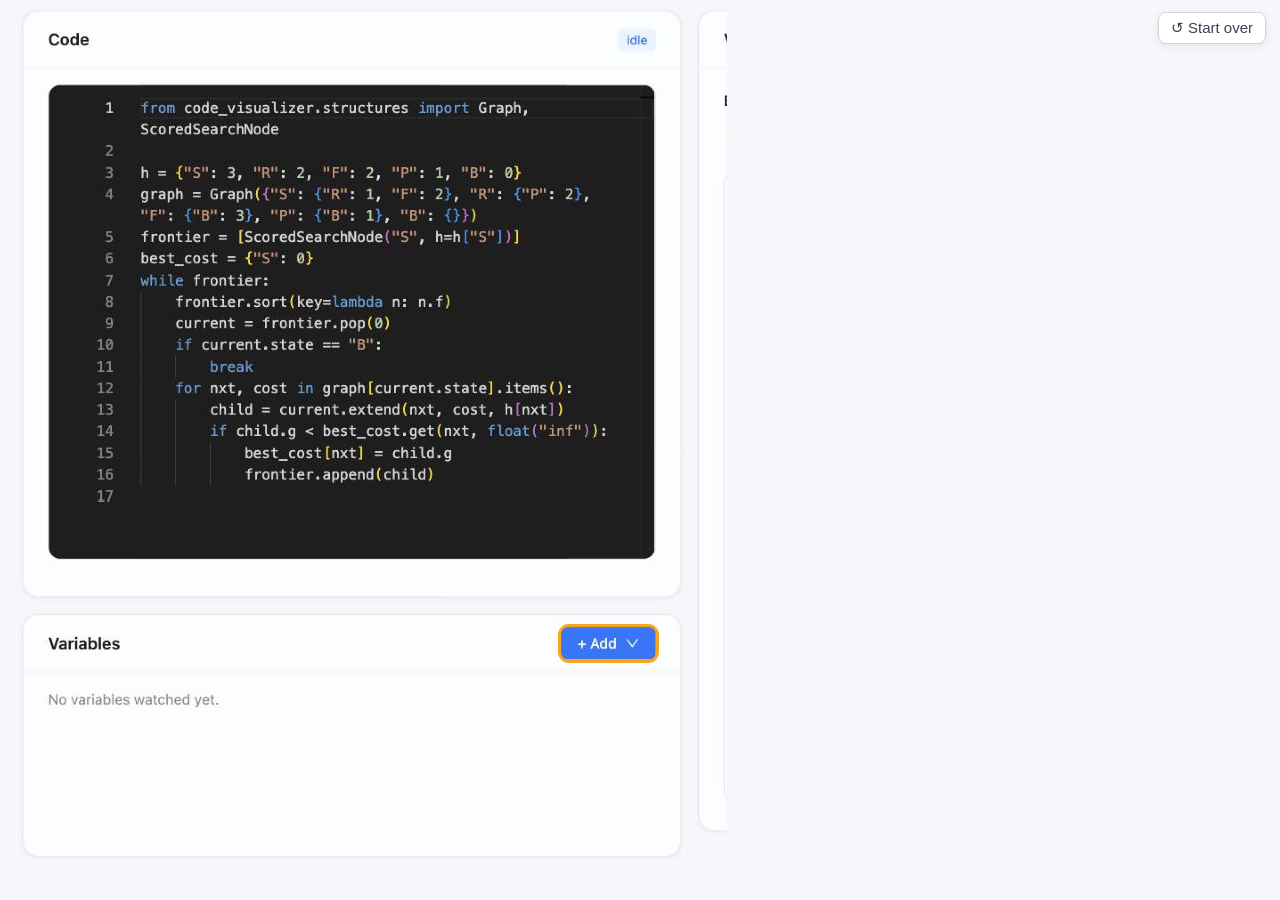
<file: demos/variables_real.html>
<!doctype html>
<html lang="en"><head><meta charset="utf-8"><meta name="viewport" content="width=device-width,initial-scale=1">
<title>Variables</title>
<style>
 html,body{margin:0;height:100%;background:#f5f7fa;font-family:-apple-system,BlinkMacSystemFont,"Segoe UI",Inter,Arial,sans-serif;overflow:hidden}
 body{display:flex;gap:18px;padding:0 12px;align-items:stretch}
 .left{width:727px;flex:none;position:relative;overflow-y:auto;overflow-x:hidden;overscroll-behavior:contain}
 .left::-webkit-scrollbar{width:10px}.left::-webkit-scrollbar-thumb{background:#cbd5e1;border-radius:6px}
 .stage{position:relative;width:715px}
 .stage img{display:block;width:715px}
 .right{flex:1;display:flex;align-items:center;justify-content:center;min-width:0}
 .dwrap{position:relative;width:740px;max-width:100%;display:none;animation:pop .3s}
 .dwrap img{display:block;width:100%;border-radius:10px;box-shadow:0 18px 50px rgba(15,23,42,.22)}
 @keyframes pop{from{opacity:0;transform:scale(.97)}to{opacity:1;transform:none}}
 .hot{position:absolute;cursor:pointer;border-radius:8px}
 .hot:hover{box-shadow:0 0 0 2px rgba(22,119,255,.55)}
 .hot.guide{box-shadow:0 0 0 3px rgba(245,158,11,.9);animation:pulse 1.6s infinite}
 @keyframes pulse{0%,100%{box-shadow:0 0 0 3px rgba(245,158,11,.9)}50%{box-shadow:0 0 0 7px rgba(245,158,11,.25)}}
 .reset{position:fixed;right:14px;top:12px;border:1px solid #d1d5db;background:#fff;border-radius:8px;font-size:15px;color:#374151;padding:6px 12px;cursor:pointer;box-shadow:0 2px 8px rgba(15,23,42,.08)}
 .reset:hover{border-color:#1677ff;color:#1677ff}
</style></head>
<body>
<div class="left" id="left"><div class="stage"><img id="img" alt="Code and Variables"><div id="hots"></div></div></div>
<div class="right"><div class="dwrap" id="dwrap"><img id="dimg" alt="Watch settings"><div id="dhots"></div></div></div>
<button class="reset" id="reset">↺ Start over</button>
<script>
// [x, y, w, h, target, guide?]
const L = {
  s0:   { img: "img/v_s0.png",   hots: [[549, 627, 95, 33, "s1", 1]] },
  s1:   { img: "img/v_s1.png",   hots: [[549, 627, 95, 33, "s0"], [552, 660, 158, 30, "sel0", 1], [552, 693, 158, 30, "adv1", 1]] },
  adv1: { img: "img/v_adv1.png", hots: [[570, 85, 33, 33, "adv2", 1], [611, 85, 33, 33, "s0"]] },
  adv2: { img: "img/v_adv2.png", hots: [[455, 697, 188, 32, "s0", 1]] },
  sel0: { img: "img/v_sel0.png", hots: [[126, 272, 46, 22, "sel1", 1], [502, 715, 141, 33, "s0"]] },
  sel1: { img: "img/v_sel1.png", hots: [[126, 314, 74, 22, "sel2", 1], [502, 715, 141, 33, "s0"]] },
  sel2: { img: "img/v_sel2.png", hots: [[126, 336, 82, 22, "sel3", 1], [502, 715, 141, 33, "s0"]] },
  sel3: { img: "img/v_sel3.png", hots: [[163, 785, 28, 28, "d:graph"], [369, 785, 28, 28, "d:fr", 1], [575, 785, 28, 28, "d:best_cost"], [502, 715, 141, 33, "s0"]] },
};
const items = [[31, 176, 204, 42, "d:graph"], [31, 221, 204, 42, "d:fr"], [31, 267, 204, 42, "d:best_cost"]];
const close = [[694, 14, 38, 38, "x"], [500, 406, 78, 34, "x"]];
const D = {
  graph:       { img: "img/v_dlg_graph.png", hots: [...items, [694, 14, 38, 38, "x"], [500, 314, 78, 34, "x"], [584, 314, 132, 34, "x"]] },
  frontier:    { img: "img/v_dlg_frontier.png", hots: [...items, [694, 14, 38, 38, "x"], [500, 406, 78, 34, "x"], [584, 406, 132, 34, "apply"], [268, 167, 450, 34, "d:frontier_dd", 1]] },
  frontier_dd: { img: "img/v_dlg_frontier_dd.png", hots: [[270, 208, 444, 33, "d:frontier"], [270, 241, 444, 33, "d:frontier_arr", 1], [694, 14, 38, 38, "x"]] },
  frontier_arr:{ img: "img/v_dlg_frontier_arr.png", hots: [...items, [694, 14, 38, 38, "x"], [400, 494, 88, 34, "d:frontier"], [498, 494, 78, 34, "x"], [584, 494, 132, 34, "apply", 1], [268, 167, 450, 34, "d:frontier_dd2"]] },
  frontier_dd2:{ img: "img/v_dlg_frontier_dd2.png", hots: [[270, 208, 444, 33, "d:frontier", 1], [270, 241, 444, 33, "d:frontier_arr"], [694, 14, 38, 38, "x"]] },
  best_cost:   { img: "img/v_dlg_best_cost.png", hots: [...items, ...close, [584, 406, 132, 34, "x"]] },
};
Object.values(L).concat(Object.values(D)).forEach((s) => { const i = new Image(); i.src = s.img; });
const $ = (id) => document.getElementById(id);
let cur = "s0", dcur = null, saved = "frontier";
function mk(box, hots){ box.innerHTML = ""; hots.forEach(([x, y, w, h, t, g]) => { const d = document.createElement("div"); d.className = "hot" + (g ? " guide" : ""); Object.assign(d.style, { left: x + "px", top: y + "px", width: w + "px", height: h + "px" }); d.onclick = (e) => { e.stopPropagation(); act(t); }; box.append(d); }); }
function show(k){
  cur = k; const s = L[k]; $("img").src = s.img; mk($("hots"), s.hots);
  const g = s.hots.find((h) => h[5]) || s.hots[0]; const left = $("left");
  const want = Math.max(0, Math.min(960 - left.clientHeight, g[1] - left.clientHeight / 2));
  left.scrollTo({ top: want, behavior: "smooth" });
}
function dialog(k){
  if (k === "fr") k = (dcur || "").startsWith("frontier") ? dcur : saved;
  dcur = k; const s = D[k], w = $("dwrap"); w.style.display = "block"; $("dimg").src = s.img;
  const scale = w.clientWidth / 740; const hs = s.hots.map(([x, y, ww, h, t, g]) => [x * scale, y * scale, ww * scale, h * scale, t, g]); mk($("dhots"), hs);
}
function act(t){
  if (t === "apply") { saved = dcur === "frontier_arr" ? "frontier_arr" : "frontier"; t = "x"; }
  if (t === "x") { $("dwrap").style.display = "none"; dcur = null; return; }
  if (t.startsWith("d:")) { dialog(t.slice(2)); return; }
  show(t);
}
$("reset").onclick = () => { $("dwrap").style.display = "none"; dcur = null; saved = "frontier"; show("s0"); };
show("s0");
</script>
</body></html>
</file>
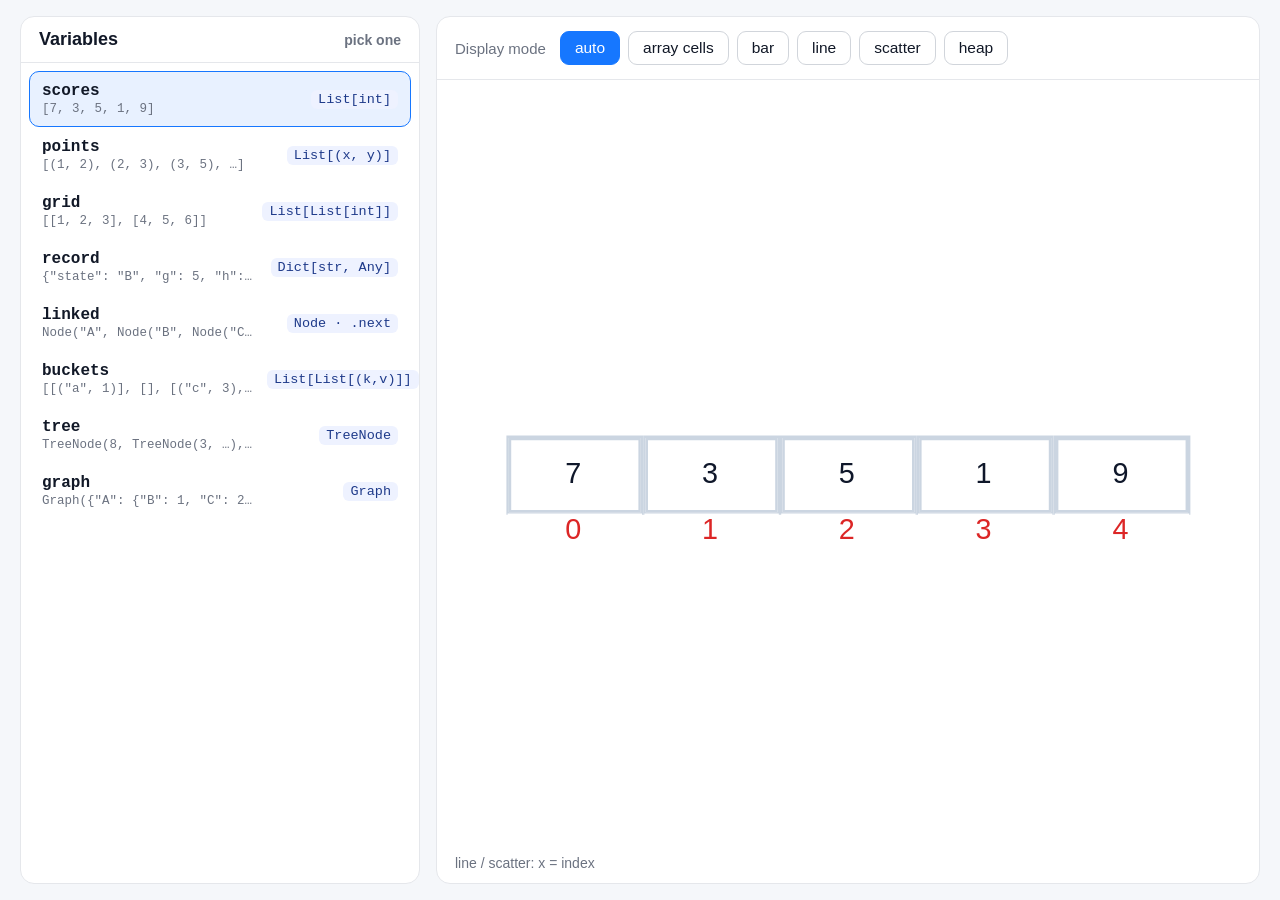
<file: demos/views.html>
<!doctype html>
<html lang="en"><head><meta charset="utf-8"><meta name="viewport" content="width=device-width,initial-scale=1">
<title>Choosing a View</title>
<link rel="stylesheet" href="cf.css">
<script src="views.js"></script>
<script src="data/views.js"></script>
<style>
 body{background:var(--page);display:grid;grid-template-columns:400px 1fr;gap:16px;padding:16px 20px}
 .list{display:flex;flex-direction:column;min-height:0}
 .rows{flex:1;overflow:auto;padding:8px}
 .row{display:flex;align-items:center;justify-content:space-between;gap:10px;padding:10px 12px;border-radius:10px;cursor:pointer;border:1.5px solid transparent}
 .row:hover{background:#f9fafb}
 .row.on{background:var(--blue-soft);border-color:var(--blue)}
 .row .nm{font-family:var(--mono);font-size:16px;font-weight:600}
 .row .type{white-space:nowrap}
 .row .val{font-family:var(--mono);font-size:12.5px;color:var(--muted);margin-top:2px;white-space:nowrap;overflow:hidden;text-overflow:ellipsis;max-width:215px}
 .view{display:flex;flex-direction:column;min-height:0}
 .bar2{display:flex;align-items:center;gap:14px;padding:14px 18px;border-bottom:1px solid var(--line);flex-wrap:wrap}
 .bar2 .lbl{font-size:15px;color:var(--muted);font-weight:500}
 .opts{display:flex;gap:8px;flex-wrap:wrap}
 .opts button{border:1px solid var(--line2);background:#fff;border-radius:9px;padding:7px 14px;font-size:15.5px;transition:all .15s}
 .opts button:hover{border-color:var(--blue);color:var(--blue)}
 .opts button.on{background:var(--blue);border-color:var(--blue);color:#fff}
 .opts button small{opacity:.75;margin-left:4px}
 .stage{flex:1;display:flex;align-items:center;justify-content:center;padding:16px;min-height:0;position:relative}
 #stage{width:100%;height:100%;display:flex;align-items:center;justify-content:center}
 .stage svg{animation:fade .35s}
 @keyframes fade{from{opacity:0;transform:scale(.97)}to{opacity:1;transform:none}}
 .note{position:absolute;left:18px;bottom:12px;font-size:14px;color:var(--muted)}
 .count{font-size:14px;color:var(--muted)}
</style></head>
<body>
<div class="card list">
  <div class="card-h">Variables <span class="count">pick one</span></div>
  <div class="rows" id="rows"></div>
</div>
<div class="card view">
  <div class="bar2"><span class="lbl">Display mode</span><div class="opts" id="opts"></div></div>
  <div class="stage"><div id="stage"></div><div class="note" id="note"></div></div>
</div>
<script>
const V = CFV, D = CFD.views;
const LABEL = { array_cells: "array cells", heap_dual: "heap", hash_table: "hash table", linked_list: "linked list" };
const lab = (k) => LABEL[k] || k;
const VARS = [
  { n: "scores", t: "List[int]", v: "[7, 3, 5, 1, 9]", note: "line / scatter: x = index" },
  { n: "points", t: "List[(x, y)]", v: "[(1, 2), (2, 3), (3, 5), …]", note: "line and scatter can be overlaid in the workspace" },
  { n: "grid", t: "List[List[int]]", v: "[[1, 2, 3], [4, 5, 6]]" },
  { n: "record", t: "Dict[str, Any]", v: '{"state": "B", "g": 5, "h": 0, "f": 5}' },
  { n: "linked", t: "Node · .next", v: 'Node("A", Node("B", Node("C")))' },
  { n: "buckets", t: "List[List[(k,v)]]", v: '[[("a", 1)], [], [("c", 3), ("k", 11)]]' },
  { n: "tree", t: "TreeNode", v: "TreeNode(8, TreeNode(3, …), …)" },
  { n: "graph", t: "Graph", v: 'Graph({"A": {"B": 1, "C": 2}, …})' },
];
const ORDER = ["array_cells", "matrix", "table", "linked_list", "hash_table", "tree", "graph", "bar", "line", "scatter", "heap_dual"];
VARS.forEach((x) => { const d = D[x.n]; x.modes = ORDER.filter((k) => d.compatible.includes(k));
  x.auto = x.modes.find((k) => d.svg[k] === d.svg.auto) || null; });
let cur = VARS[0], mode = "auto";
const $ = (id) => document.getElementById(id);
function rows(){ $("rows").innerHTML = ""; VARS.forEach((x) => { const d = document.createElement("div"); d.className = "row" + (x === cur ? " on" : "");
  d.innerHTML = `<div><div class="nm">${x.n}</div><div class="val">${x.v.replace(/</g, "&lt;")}</div></div><span class="type">${x.t}</span>`; d.onclick = () => { cur = x; mode = "auto"; render(); }; $("rows").append(d); }); }
function opts(){ $("opts").innerHTML = ""; ["auto", ...cur.modes].forEach((m) => { const b = document.createElement("button"); b.className = m === mode ? "on" : "";
  b.innerHTML = m === "auto" ? (cur.auto ? `auto<small>→ ${lab(cur.auto)}</small>` : "auto") : lab(m); b.onclick = () => { mode = m; render(); }; $("opts").append(b); }); }
function render(){ rows(); opts(); V.fit($("stage"), D[cur.n].svg[mode], 2.4); $("note").textContent = cur.note || ""; }
window.addEventListener("resize", render);
render();
</script>
</body></html>
</file>
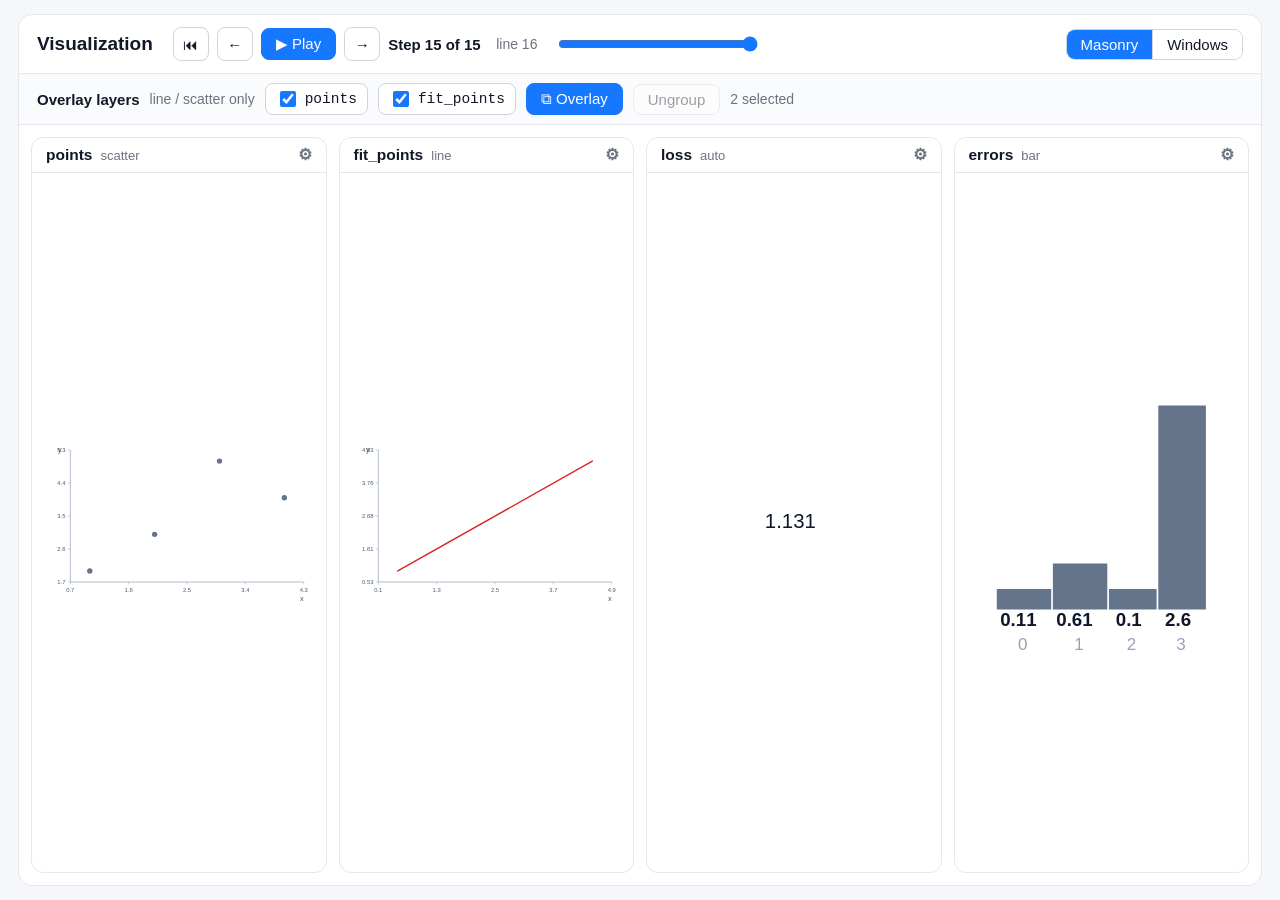
<file: demos/workspace.html>
<!doctype html>
<html lang="en"><head><meta charset="utf-8"><meta name="viewport" content="width=device-width,initial-scale=1">
<title>Visualization Workspace</title>
<link rel="stylesheet" href="cf.css">
<script src="views.js"></script>
<script src="data/workspace.js"></script>
<style>
 body{background:var(--page);padding:14px 18px;display:flex}
 .ws{flex:1;display:flex;flex-direction:column;min-height:0;min-width:0}
 .top{display:flex;align-items:center;gap:14px;padding:12px 18px;border-bottom:1px solid var(--line);flex-wrap:wrap}
 .top h2{margin:0;font-size:19px;margin-right:6px}
 .tl{display:flex;align-items:center;gap:8px}
 .tl .ib{width:36px;height:34px;padding:0;justify-content:center}
 .tl .lab{font-weight:600;font-size:15px;min-width:100px}
 input[type=range]{width:200px;accent-color:var(--blue)}
 .sp{flex:1}
 .ov{display:flex;align-items:center;gap:10px;padding:9px 18px;border-bottom:1px solid var(--line);background:#fafbfc;font-size:15px}
 .ov b{font-weight:600}
 .ov label{display:flex;align-items:center;gap:6px;font-family:var(--mono);font-size:14.5px;border:1px solid var(--line2);border-radius:8px;padding:4px 10px;background:#fff;cursor:pointer}
 .ov input{accent-color:var(--blue);width:16px;height:16px}
 .ov .st{color:var(--muted);font-size:14px}
 .board{flex:1;position:relative;min-height:0;padding:12px}
 .board.masonry{display:grid;grid-auto-flow:column;grid-auto-columns:minmax(0,1fr);grid-template-rows:minmax(0,1fr);gap:12px}
 .board.windows{background-image:radial-gradient(#e5e7eb 1px,transparent 1px);background-size:18px 18px}
 .board.windows .panel{position:absolute;box-shadow:0 8px 24px rgba(15,23,42,.14)}
 .board.windows .panel-h{cursor:move}
 .panel{transition:box-shadow .2s}
 .panel.drag{transition:none}
 .rz{position:absolute;right:2px;bottom:2px;width:16px;height:16px;cursor:nwse-resize;display:none;background:linear-gradient(135deg,transparent 50%,#9ca3af 50%,#9ca3af 58%,transparent 58%,transparent 70%,#9ca3af 70%,#9ca3af 78%,transparent 78%)}
 .board.windows .rz{display:block}
 .panel-h .k{font-weight:400;color:var(--muted);font-size:13px;margin-left:8px}
 .panel.grp .panel-h{background:var(--blue-soft)}
 .panel.new{animation:pin .45s}
 @keyframes pin{from{transform:scale(.94);opacity:.3}to{transform:none;opacity:1}}
</style></head>
<body>
<div class="card ws">
  <div class="top">
    <h2>Visualization</h2>
    <div class="tl"><button class="btn ib" id="first">⏮</button><button class="btn ib" id="prev">←</button><button class="btn primary" id="play">▶ Play</button><button class="btn ib" id="next">→</button><span class="lab" id="lab"></span><span class="muted" id="ln" style="font-size:14px;min-width:52px"></span><input type="range" id="rng" min="0" max="14" value="14"></div>
    <div class="sp"></div>
    <div class="seg" id="layout"><button class="on" data-m="masonry">Masonry</button><button data-m="windows">Windows</button></div>
  </div>
  <div class="ov"><b>Overlay layers</b><span class="st">line / scatter only</span>
    <label><input type="checkbox" id="cP" checked>points</label><label><input type="checkbox" id="cF" checked>fit_points</label>
    <button class="btn primary" id="bOv">⧉ Overlay</button><button class="btn" id="bUn" disabled>Ungroup</button><span class="st" id="ovSt"></span></div>
  <div class="board masonry" id="board"></div>
</div>
<script>
const V = CFV, W = CFD.workspace, $ = (id) => document.getElementById(id);
const TIMES = [...new Set(Object.values(W.plain).flatMap((a) => a.map((x) => x.t)))].sort((a, b) => a - b);
let step = TIMES.length - 1, mode = "masonry", grouped = false, timer = null, fresh = null;
const KIND = { points: "scatter", fit_points: "line", loss: "auto", errors: "bar" };
const latest = (arr, t) => { let r = null; for (const x of arr) if (x.t <= t) r = x; return r; };
const PANELS = () => grouped
  ? [{ id: "grp", title: "fit_points + points", k: "overlay", src: W.overlay.fit_points }, { id: "loss", title: "loss", k: KIND.loss, src: W.plain.loss }, { id: "err", title: "errors", k: KIND.errors, src: W.plain.errors }]
  : [{ id: "points", title: "points", k: KIND.points, src: W.plain.points }, { id: "fit", title: "fit_points", k: KIND.fit_points, src: W.plain.fit_points }, { id: "loss", title: "loss", k: KIND.loss, src: W.plain.loss }, { id: "err", title: "errors", k: KIND.errors, src: W.plain.errors }];
const WL = {}; let z = 10;
function defaultLayout(i){ const B = $("board").getBoundingClientRect(); const w = Math.min(470, B.width * 0.4), h = Math.min(300, B.height * 0.6);
  const spots = [[14, 12], [B.width * 0.31, B.height - h - 12], [B.width - w - 14, 12], [B.width - w - 70, B.height - h - 24]]; const [x, y] = spots[i % 4]; return { x, y, w, h }; }
function build(){
  const bd = $("board"); bd.className = "board " + mode; bd.innerHTML = "";
  PANELS().forEach((p, i) => {
    const el = document.createElement("div"); el.className = "panel" + (p.id === "grp" ? " grp" : "") + (p.id === fresh ? " new" : ""); el.dataset.id = p.id;
    el.innerHTML = `<div class="panel-h"><span>${p.title}<span class="k">${p.k}</span></span><span class="muted">⚙</span></div><div class="panel-b"></div><div class="rz"></div>`;
    if (mode === "windows") { const L = WL[p.id] || (WL[p.id] = defaultLayout(i)); Object.assign(el.style, { left: L.x + "px", top: L.y + "px", width: L.w + "px", height: L.h + "px", zIndex: L.z || i + 1 }); dragify(el, p.id); }
    bd.append(el);
  });
  fresh = null; draw();
}
function draw(){
  const t = TIMES[step];
  PANELS().forEach((p) => { const el = document.querySelector(`.panel[data-id="${p.id}"] .panel-b`); if (!el) return; const x = latest(p.src, t);
    if (x) V.fit(el, x.svg, 1.7); else el.innerHTML = '<span class="muted" style="font-size:14px">no value yet</span>'; });
  const line = Object.values(grouped ? W.overlay : W.plain).flatMap((a) => a).find((x) => x.t === t);
  $("lab").textContent = `Step ${step + 1} of ${TIMES.length}`; $("ln").textContent = line ? `line ${line.line}` : ""; $("rng").value = step;
}
function dragify(el, id){
  const h = el.querySelector(".panel-h"), rz = el.querySelector(".rz");
  el.addEventListener("pointerdown", () => { WL[id].z = ++z; el.style.zIndex = z; });
  const track = (ev, fn) => { ev.preventDefault(); const sx = ev.clientX, sy = ev.clientY, L0 = Object.assign({}, WL[id]); el.classList.add("drag");
    const mv = (e) => fn(L0, e.clientX - sx, e.clientY - sy); const up = () => { el.classList.remove("drag"); removeEventListener("pointermove", mv); removeEventListener("pointerup", up); draw(); };
    addEventListener("pointermove", mv); addEventListener("pointerup", up); };
  h.addEventListener("pointerdown", (ev) => track(ev, (L0, dx, dy) => { WL[id].x = L0.x + dx; WL[id].y = L0.y + dy; el.style.left = WL[id].x + "px"; el.style.top = WL[id].y + "px"; }));
  rz.addEventListener("pointerdown", (ev) => track(ev, (L0, dx, dy) => { WL[id].w = Math.max(220, L0.w + dx); WL[id].h = Math.max(160, L0.h + dy); el.style.width = WL[id].w + "px"; el.style.height = WL[id].h + "px"; }));
}
function go(k){ step = Math.max(0, Math.min(TIMES.length - 1, k)); draw(); }
$("rng").max = TIMES.length - 1;
$("first").onclick = () => go(0); $("prev").onclick = () => go(step - 1); $("next").onclick = () => go(step + 1);
$("rng").oninput = (e) => go(+e.target.value);
$("play").onclick = () => { if (timer) { clearInterval(timer); timer = null; $("play").textContent = "▶ Play"; return; }
  if (step >= TIMES.length - 1) go(0); $("play").textContent = "❚❚ Pause"; timer = setInterval(() => { if (step >= TIMES.length - 1) { $("play").click(); return; } go(step + 1); }, 700); };
$("layout").onclick = (e) => { const m = e.target.dataset.m; if (!m) return; mode = m; [...$("layout").children].forEach((b) => b.classList.toggle("on", b.dataset.m === m)); build(); };
function ovState(){ $("bOv").disabled = grouped || !($("cP").checked && $("cF").checked); $("bUn").disabled = !grouped; $("ovSt").textContent = grouped ? "2 layers grouped" : `${[$("cP"), $("cF")].filter((c) => c.checked).length} selected`; }
$("cP").onchange = $("cF").onchange = ovState;
$("bOv").onclick = () => { grouped = true; fresh = "grp"; if (WL.points) WL.grp = Object.assign({}, WL.fit || WL.points); ovState(); build(); };
$("bUn").onclick = () => { grouped = false; ovState(); build(); };
addEventListener("resize", () => draw());
ovState(); build();
</script>
</body></html>
</file>
<file: demos/cf.css>
:root{
  --bg:#ffffff; --page:#f5f7fa; --line:#e5e7eb; --line2:#d1d5db; --text:#111827; --muted:#6b7280; --faint:#9ca3af;
  --blue:#1677ff; --blue-soft:#e8f1ff; --blue-line:#91caff; --orange:#f59e0b; --red:#dc2626; --green:#16a34a;
  --code-bg:#1f2430; --code-line:#2b3240; --code-text:#e5e7eb; --code-num:#6b7280;
  --mono:"SFMono-Regular",Menlo,Consolas,"Liberation Mono",monospace;
  --sans:-apple-system,BlinkMacSystemFont,"Segoe UI",Inter,Roboto,"Helvetica Neue",Arial,sans-serif;
}
*{box-sizing:border-box}
html,body{margin:0;height:100%;background:var(--bg);color:var(--text);font-family:var(--sans);font-size:16px;-webkit-font-smoothing:antialiased;overflow:hidden}
button{font:inherit;color:inherit;cursor:pointer}
.card{background:#fff;border:1px solid var(--line);border-radius:14px}
.card-h{display:flex;align-items:center;justify-content:space-between;gap:12px;padding:12px 18px;border-bottom:1px solid var(--line);font-weight:600;font-size:18px}
.btn{border:1px solid var(--line2);background:#fff;border-radius:8px;padding:6px 14px;font-size:15px;display:inline-flex;align-items:center;gap:6px;transition:all .15s}
.btn:hover{border-color:var(--blue);color:var(--blue)}
.btn.primary{background:var(--blue);border-color:var(--blue);color:#fff}
.btn.primary:hover{filter:brightness(1.08);color:#fff}
.btn.on{border-color:var(--blue);color:var(--blue);background:var(--blue-soft)}
.btn:disabled{opacity:.4;cursor:default}
.seg{display:inline-flex;border:1px solid var(--line2);border-radius:9px;overflow:hidden}
.seg button{border:0;background:#fff;padding:6px 14px;font-size:15px;border-right:1px solid var(--line2)}
.seg button:last-child{border-right:0}
.seg button.on{background:var(--blue);color:#fff}
.tag{display:inline-block;font-size:12.5px;padding:2px 8px;border-radius:6px;background:#f3f4f6;color:#4b5563;border:1px solid #e5e7eb}
.type{font-family:var(--mono);font-size:13.5px;color:#1e3a8a;background:#eef2ff;border-radius:6px;padding:2px 7px}
.mono{font-family:var(--mono)}
.muted{color:var(--muted)}
.code{background:var(--code-bg);border-radius:10px;padding:10px 0;font-family:var(--mono);font-size:15px;line-height:1.62;color:var(--code-text);overflow:hidden}
.code .ln{display:flex;padding-right:12px;position:relative;white-space:pre}
.code .ln .n{width:42px;text-align:right;padding-right:14px;color:var(--code-num);flex:none;user-select:none}
.code .ln.hl{background:#334155}
.code .ln.hl::before{content:"";position:absolute;left:0;top:0;bottom:0;width:4px;background:var(--blue)}
.code .kw{color:#c084fc} .code .fn{color:#7dd3fc} .code .str{color:#fca5a5} .code .num{color:#fdba74} .code .cm{color:#6b7280}
.panel{background:#fff;border:1px solid var(--line);border-radius:12px;display:flex;flex-direction:column;min-width:0;overflow:hidden}
.panel-h{display:flex;align-items:center;justify-content:space-between;padding:8px 14px;border-bottom:1px solid var(--line);font-weight:600;font-size:15.5px}
.panel-b{flex:1;display:flex;align-items:center;justify-content:center;padding:10px;min-height:0}
.panel-b svg{max-width:100%;max-height:100%}
.icon{width:18px;height:18px;display:inline-block;vertical-align:middle;color:#6b7280}
</file>
